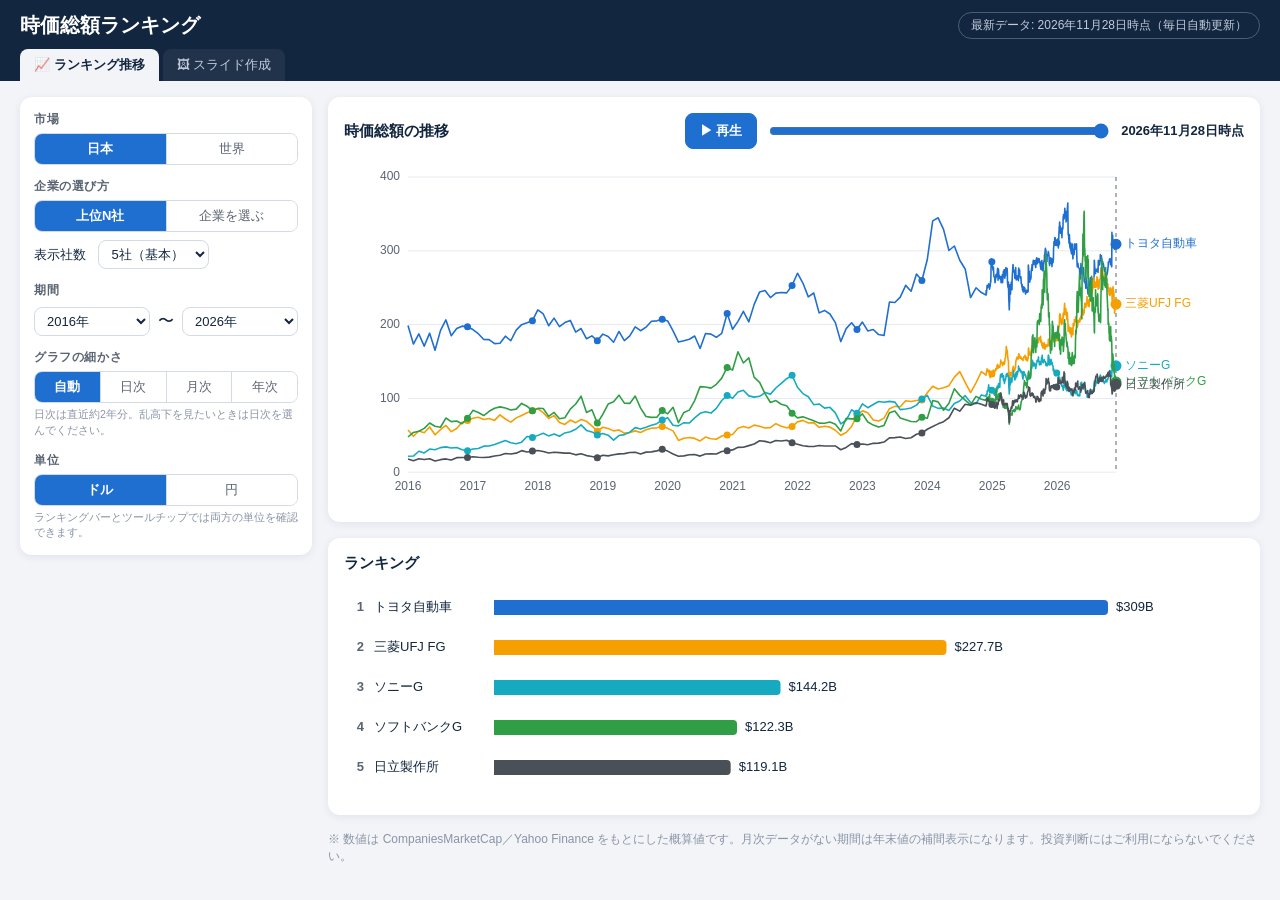
<file: index.html>
<!DOCTYPE html>
<html lang="ja">
<head>
  <meta charset="UTF-8">
  <meta name="viewport" content="width=device-width, initial-scale=1.0">
  <title>時価総額ランキング推移 | ランキングビュー</title>
  <link rel="stylesheet" href="css/style.css">
</head>
<body>
  <header class="site-header">
    <div class="header-row">
      <h1>時価総額ランキング</h1>
      <span class="data-badge" id="dataBadge">データ読み込み中…</span>
    </div>
    <nav class="tabs">
      <a href="index.html" class="active" aria-current="page">📈 ランキング推移</a>
      <a href="slide.html">🖼 スライド作成</a>
    </nav>
  </header>

  <main class="layout">
    <aside class="controls">
      <section class="control-group">
        <h2>市場</h2>
        <div class="segmented" id="marketToggle">
          <button type="button" data-market="japan" class="active">日本</button>
          <button type="button" data-market="world">世界</button>
        </div>
      </section>

      <section class="control-group">
        <h2>企業の選び方</h2>
        <div class="segmented" id="modeToggle">
          <button type="button" data-mode="top" class="active">上位N社</button>
          <button type="button" data-mode="custom">企業を選ぶ</button>
        </div>
        <div class="control-row" id="topNRow">
          <label for="topN">表示社数</label>
          <select id="topN">
            <option value="3">3社</option>
            <option value="5" selected>5社（基本）</option>
            <option value="7">7社</option>
            <option value="10">10社</option>
          </select>
        </div>
        <div class="control-row" id="companyListRow" hidden>
          <div class="company-list-header">
            <span>企業を選択（未選択なら上位5社）</span>
            <button type="button" id="resetCompanies" class="link-button">クリア</button>
          </div>
          <div class="company-list" id="companyList"></div>
        </div>
      </section>

      <section class="control-group">
        <h2>期間</h2>
        <div class="control-row period-row">
          <select id="startYear"></select>
          <span>〜</span>
          <select id="endYear"></select>
        </div>
      </section>

      <section class="control-group">
        <h2>グラフの細かさ</h2>
        <div class="segmented" id="granToggle">
          <button type="button" data-gran="auto" class="active">自動</button>
          <button type="button" data-gran="daily">日次</button>
          <button type="button" data-gran="monthly">月次</button>
          <button type="button" data-gran="yearly">年次</button>
        </div>
        <p class="hint">日次は直近約2年分。乱高下を見たいときは日次を選んでください。</p>
      </section>

      <section class="control-group">
        <h2>単位</h2>
        <div class="segmented" id="unitToggle">
          <button type="button" data-unit="usd" class="active">ドル</button>
          <button type="button" data-unit="jpy">円</button>
        </div>
        <p class="hint">ランキングバーとツールチップでは両方の単位を確認できます。</p>
      </section>
    </aside>

    <section class="preview">
      <div class="panel">
        <div class="panel-head">
          <h2>時価総額の推移</h2>
          <div class="play-controls">
            <button type="button" id="playBtn" class="play-button">▶ 再生</button>
            <input type="range" id="timeSlider" min="0" max="1000" value="1000" aria-label="表示時点">
            <span class="time-label" id="timeLabel"></span>
          </div>
        </div>
        <div class="canvas-block">
          <canvas id="lineCanvas"></canvas>
          <div class="chart-tooltip" id="tooltip" hidden></div>
        </div>
      </div>

      <div class="panel">
        <div class="panel-head">
          <h2>ランキング</h2>
        </div>
        <div class="canvas-block">
          <canvas id="barCanvas"></canvas>
        </div>
      </div>

      <p class="disclaimer">※ 数値は CompaniesMarketCap／Yahoo Finance をもとにした概算値です。月次データがない期間は年末値の補間表示になります。投資判断にはご利用にならないでください。</p>
    </section>
  </main>

  <script src="js/data.js"></script>
  <script src="js/latest.js"></script>
  <script src="js/view.js"></script>
</body>
</html>
</file>
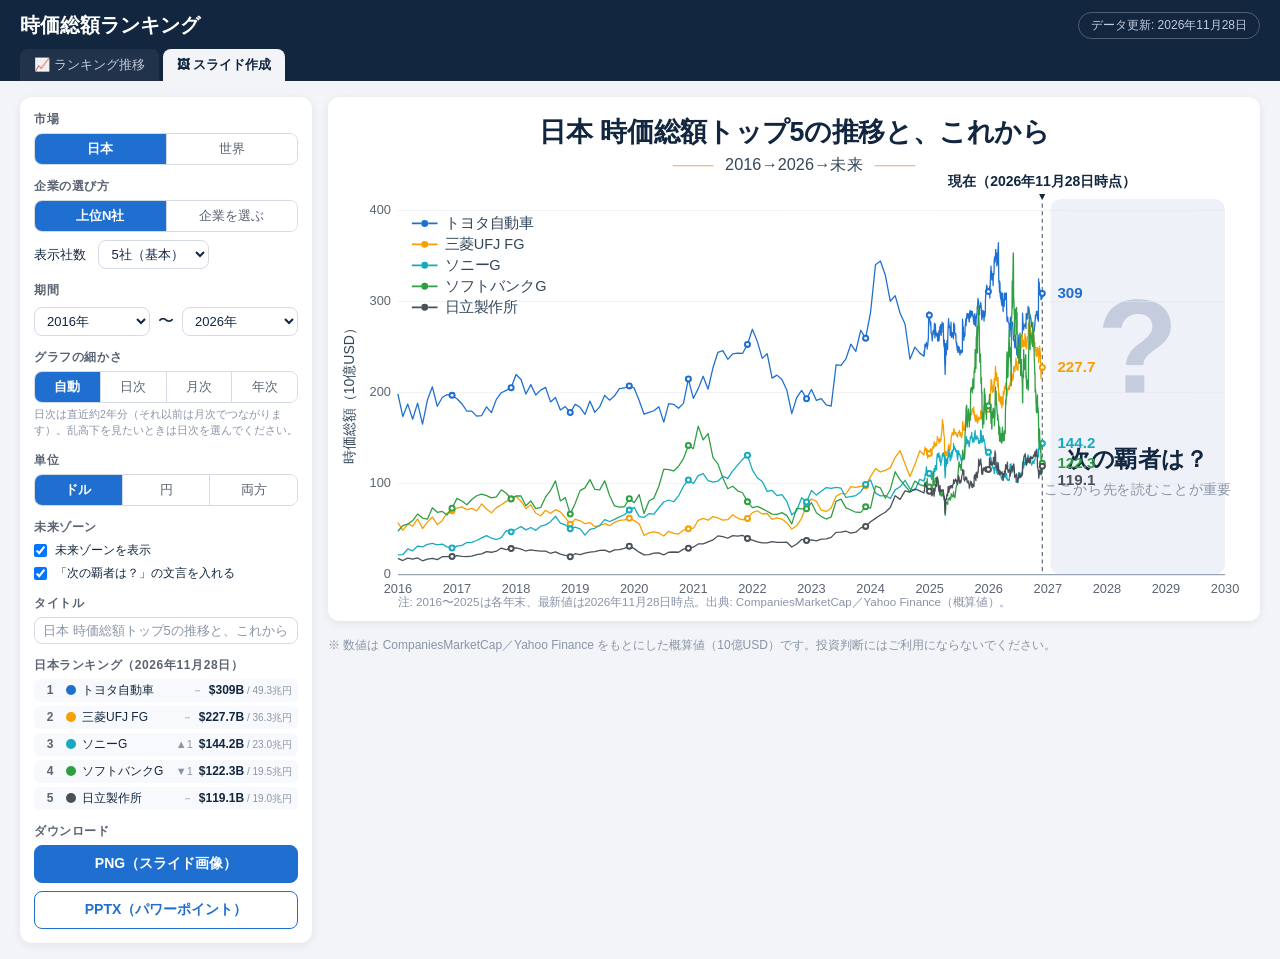
<file: slide.html>
<!DOCTYPE html>
<html lang="ja">
<head>
  <meta charset="UTF-8">
  <meta name="viewport" content="width=device-width, initial-scale=1.0">
  <title>時価総額ランキング推移 | スライド作成</title>
  <link rel="stylesheet" href="css/style.css">
</head>
<body>
  <header class="site-header">
    <div class="header-row">
      <h1>時価総額ランキング</h1>
      <span class="data-badge" id="dataBadge">データ読み込み中…</span>
    </div>
    <nav class="tabs">
      <a href="index.html">📈 ランキング推移</a>
      <a href="slide.html" class="active" aria-current="page">🖼 スライド作成</a>
    </nav>
  </header>

  <main class="layout">
    <aside class="controls">
      <section class="control-group">
        <h2>市場</h2>
        <div class="segmented" id="marketToggle">
          <button type="button" data-market="japan" class="active">日本</button>
          <button type="button" data-market="world">世界</button>
        </div>
      </section>

      <section class="control-group">
        <h2>企業の選び方</h2>
        <div class="segmented" id="modeToggle">
          <button type="button" data-mode="top" class="active">上位N社</button>
          <button type="button" data-mode="custom">企業を選ぶ</button>
        </div>
        <div class="control-row" id="topNRow">
          <label for="topN">表示社数</label>
          <select id="topN">
            <option value="3">3社</option>
            <option value="5" selected>5社（基本）</option>
            <option value="7">7社</option>
            <option value="10">10社</option>
          </select>
        </div>
        <div class="control-row" id="companyListRow" hidden>
          <div class="company-list-header">
            <span>企業を選択（未選択なら上位5社）</span>
            <button type="button" id="resetCompanies" class="link-button">クリア</button>
          </div>
          <div class="company-list" id="companyList"></div>
        </div>
      </section>

      <section class="control-group">
        <h2>期間</h2>
        <div class="control-row period-row">
          <select id="startYear"></select>
          <span>〜</span>
          <select id="endYear"></select>
        </div>
      </section>

      <section class="control-group">
        <h2>グラフの細かさ</h2>
        <div class="segmented" id="granToggle">
          <button type="button" data-gran="auto" class="active">自動</button>
          <button type="button" data-gran="daily">日次</button>
          <button type="button" data-gran="monthly">月次</button>
          <button type="button" data-gran="yearly">年次</button>
        </div>
        <p class="hint">日次は直近約2年分（それ以前は月次でつながります）。乱高下を見たいときは日次を選んでください。</p>
      </section>

      <section class="control-group">
        <h2>単位</h2>
        <div class="segmented" id="unitToggle">
          <button type="button" data-unit="usd" class="active">ドル</button>
          <button type="button" data-unit="jpy">円</button>
          <button type="button" data-unit="both">両方</button>
        </div>
      </section>

      <section class="control-group">
        <h2>未来ゾーン</h2>
        <label class="checkbox-row">
          <input type="checkbox" id="showFuture" checked>
          未来ゾーンを表示
        </label>
        <label class="checkbox-row">
          <input type="checkbox" id="showFutureCopy" checked>
          「次の覇者は？」の文言を入れる
        </label>
      </section>

      <section class="control-group">
        <h2>タイトル</h2>
        <input type="text" id="titleInput" placeholder="自動生成されます">
      </section>

      <section class="control-group ranking">
        <h2 id="rankingHeading">ランキング</h2>
        <ol id="rankingList"></ol>
      </section>

      <section class="control-group">
        <h2>ダウンロード</h2>
        <div class="download-buttons">
          <button type="button" id="downloadPng" class="primary">PNG（スライド画像）</button>
          <button type="button" id="downloadPptx">PPTX（パワーポイント）</button>
        </div>
      </section>
    </aside>

    <section class="preview">
      <div class="canvas-wrap">
        <canvas id="canvas"></canvas>
      </div>
      <p class="disclaimer">※ 数値は CompaniesMarketCap／Yahoo Finance をもとにした概算値（10億USD）です。投資判断にはご利用にならないでください。</p>
    </section>
  </main>

  <script src="js/data.js"></script>
  <script src="js/latest.js"></script>
  <script src="js/chart.js"></script>
  <script src="js/app.js"></script>
</body>
</html>
</file>
<file: css/style.css>
:root {
  --bg: #f2f4f8;
  --surface: #ffffff;
  --text: #12263f;
  --muted: #5b6472;
  --faint: #8a94a6;
  --border: #d4dae4;
  --border-light: #e6e9ef;
  --hover: #eef1f6;
  --accent: #1f6fd0;
  --accent-text: #ffffff;
  --row-bg: #f8f9fc;
  --header-bg: #12263f;
  --header-text: #ffffff;
  --header-sub: #c3cbdb;
  --shadow: 0 2px 8px rgba(18, 38, 63, 0.08);
}
@media (prefers-color-scheme: dark) {
  :root {
    --bg: #0f1722;
    --surface: #1a2434;
    --text: #e6ecf5;
    --muted: #9aa8bc;
    --faint: #76839a;
    --border: #34435c;
    --border-light: #2a3850;
    --hover: #243349;
    --accent: #5b9ceb;
    --accent-text: #0f1722;
    --row-bg: #212e42;
    --header-bg: #0a111b;
    --header-text: #e6ecf5;
    --header-sub: #9aa8bc;
    --shadow: 0 2px 8px rgba(0, 0, 0, 0.35);
  }
}

* { box-sizing: border-box; margin: 0; padding: 0; }

body {
  font-family: "Hiragino Sans", "Hiragino Kaku Gothic ProN", "Noto Sans JP", "Yu Gothic", "Meiryo", sans-serif;
  background: var(--bg);
  color: var(--text);
}

.site-header {
  background: var(--header-bg);
  color: var(--header-text);
  padding: 12px 20px 0;
}
.header-row {
  display: flex;
  align-items: center;
  justify-content: space-between;
  gap: 12px;
  flex-wrap: wrap;
}
.site-header h1 { font-size: 20px; }
.data-badge {
  font-size: 12px;
  color: var(--header-sub);
  border: 1px solid rgba(255, 255, 255, 0.25);
  border-radius: 999px;
  padding: 4px 12px;
  white-space: nowrap;
}
.tabs {
  display: flex;
  gap: 4px;
  margin-top: 10px;
}
.tabs a {
  color: var(--header-sub);
  text-decoration: none;
  font-size: 13px;
  padding: 7px 14px;
  border-radius: 8px 8px 0 0;
  background: rgba(255, 255, 255, 0.06);
}
.tabs a.active {
  background: var(--bg);
  color: var(--text);
  font-weight: 700;
}
.tabs a:focus-visible { outline: 2px solid var(--accent); outline-offset: -2px; }

.layout {
  display: grid;
  grid-template-columns: 292px 1fr;
  gap: 16px;
  padding: 16px 20px;
  align-items: start;
}
@media (max-width: 960px) {
  .layout { grid-template-columns: 1fr; }
}

.controls {
  background: var(--surface);
  border-radius: 12px;
  padding: 14px;
  box-shadow: var(--shadow);
  display: flex;
  flex-direction: column;
  gap: 13px;
}

.control-group h2 {
  font-size: 12px;
  color: var(--muted);
  margin-bottom: 5px;
  letter-spacing: 0.05em;
}

.segmented {
  display: flex;
  border: 1px solid var(--border);
  border-radius: 8px;
  overflow: hidden;
}
.segmented button {
  flex: 1;
  padding: 6px 0;
  border: none;
  background: var(--surface);
  font-size: 13px;
  font-family: inherit;
  cursor: pointer;
  color: var(--muted);
}
.segmented button + button { border-left: 1px solid var(--border); }
.segmented button.active {
  background: var(--accent);
  color: var(--accent-text);
  font-weight: 700;
}
.segmented button:focus-visible,
.download-buttons button:focus-visible,
.play-button:focus-visible,
.link-button:focus-visible {
  outline: 2px solid var(--accent);
  outline-offset: 2px;
}

.control-row { margin-top: 8px; }
.control-row label { font-size: 13px; margin-right: 8px; }

select, input[type="text"] {
  font-family: inherit;
  font-size: 13px;
  padding: 5px 8px;
  border: 1px solid var(--border);
  border-radius: 8px;
  background: var(--surface);
  color: inherit;
}
input[type="text"] { width: 100%; }
input[type="text"]::placeholder { color: var(--faint); }

.period-row { display: flex; align-items: center; gap: 8px; }
.period-row select { flex: 1; }

.checkbox-row {
  display: flex;
  align-items: center;
  gap: 8px;
  font-size: 12px;
  margin-top: 6px;
  cursor: pointer;
}
.checkbox-row input:disabled + span { color: var(--faint); }

.company-list-header {
  display: flex;
  justify-content: space-between;
  align-items: center;
  font-size: 12px;
  color: var(--muted);
  margin-bottom: 6px;
}
.link-button {
  border: none;
  background: none;
  color: var(--accent);
  font-size: 12px;
  font-family: inherit;
  cursor: pointer;
  text-decoration: underline;
}
.company-list {
  max-height: 220px;
  overflow-y: auto;
  border: 1px solid var(--border-light);
  border-radius: 8px;
  padding: 6px;
}
.company-item {
  display: flex;
  align-items: center;
  gap: 8px;
  font-size: 13px;
  padding: 5px 6px;
  border-radius: 6px;
  cursor: pointer;
}
.company-item:hover { background: var(--hover); }

.color-dot {
  display: inline-block;
  width: 10px;
  height: 10px;
  border-radius: 50%;
  flex-shrink: 0;
}

.hint { font-size: 10.5px; color: var(--faint); margin-top: 4px; line-height: 1.5; }

.download-buttons { display: flex; flex-direction: column; gap: 8px; }
.download-buttons button {
  padding: 9px 0;
  border-radius: 8px;
  border: 1px solid var(--accent);
  background: var(--surface);
  color: var(--accent);
  font-size: 14px;
  font-weight: 700;
  font-family: inherit;
  cursor: pointer;
}
.download-buttons button.primary {
  background: var(--accent);
  color: var(--accent-text);
}
.download-buttons button:hover { opacity: 0.88; }
.download-buttons button:disabled { opacity: 0.5; cursor: wait; }

.ranking ol { list-style: none; display: flex; flex-direction: column; gap: 4px; }
.ranking li {
  display: flex;
  align-items: center;
  gap: 6px;
  font-size: 12px;
  padding: 3px 6px;
  border-radius: 6px;
  background: var(--row-bg);
}
.rank-no {
  width: 20px;
  text-align: center;
  font-weight: 700;
  color: var(--muted);
  flex-shrink: 0;
}
.rank-name { flex: 1; overflow: hidden; text-overflow: ellipsis; white-space: nowrap; }
.rank-delta { font-size: 11px; color: var(--faint); flex-shrink: 0; }
.rank-value {
  font-weight: 700;
  flex-shrink: 0;
  font-variant-numeric: tabular-nums;
  text-align: right;
  white-space: nowrap;
}
.rank-value small { font-weight: 400; color: var(--faint); font-size: 10px; }

.preview { min-width: 0; display: flex; flex-direction: column; gap: 16px; }
.canvas-wrap {
  background: #ffffff;
  border-radius: 12px;
  box-shadow: var(--shadow);
  overflow: hidden;
}
.canvas-wrap canvas { display: block; }
.disclaimer { font-size: 12px; color: var(--faint); }

/* ランキング推移ビュー */
.panel {
  background: var(--surface);
  border-radius: 12px;
  box-shadow: var(--shadow);
  padding: 16px;
}
.panel-head {
  display: flex;
  align-items: center;
  justify-content: space-between;
  gap: 16px;
  flex-wrap: wrap;
  margin-bottom: 10px;
}
.panel-head h2 { font-size: 15px; }
.play-controls {
  display: flex;
  align-items: center;
  gap: 12px;
  flex: 1;
  min-width: 260px;
  justify-content: flex-end;
}
.play-button {
  border: 1px solid var(--accent);
  background: var(--accent);
  color: var(--accent-text);
  font-family: inherit;
  font-size: 13px;
  font-weight: 700;
  padding: 8px 14px;
  border-radius: 8px;
  cursor: pointer;
  white-space: nowrap;
}
.play-button:hover { opacity: 0.88; }
#timeSlider {
  flex: 1;
  max-width: 340px;
  accent-color: var(--accent);
}
.time-label {
  font-size: 13px;
  font-weight: 700;
  min-width: 120px;
  text-align: right;
  font-variant-numeric: tabular-nums;
}
.canvas-block { position: relative; }
.canvas-block canvas { display: block; }

.chart-tooltip {
  position: absolute;
  z-index: 10;
  background: var(--surface);
  border: 1px solid var(--border);
  border-radius: 8px;
  box-shadow: var(--shadow);
  padding: 8px 10px;
  font-size: 12px;
  pointer-events: none;
  min-width: 190px;
}
.tt-head { font-weight: 700; margin-bottom: 6px; }
.tt-row { display: flex; align-items: center; gap: 6px; padding: 2px 0; }
.tt-name { flex: 1; }
.tt-val { font-variant-numeric: tabular-nums; white-space: nowrap; }

@media (prefers-reduced-motion: reduce) {
  * { transition: none !important; animation: none !important; }
}
</file>
